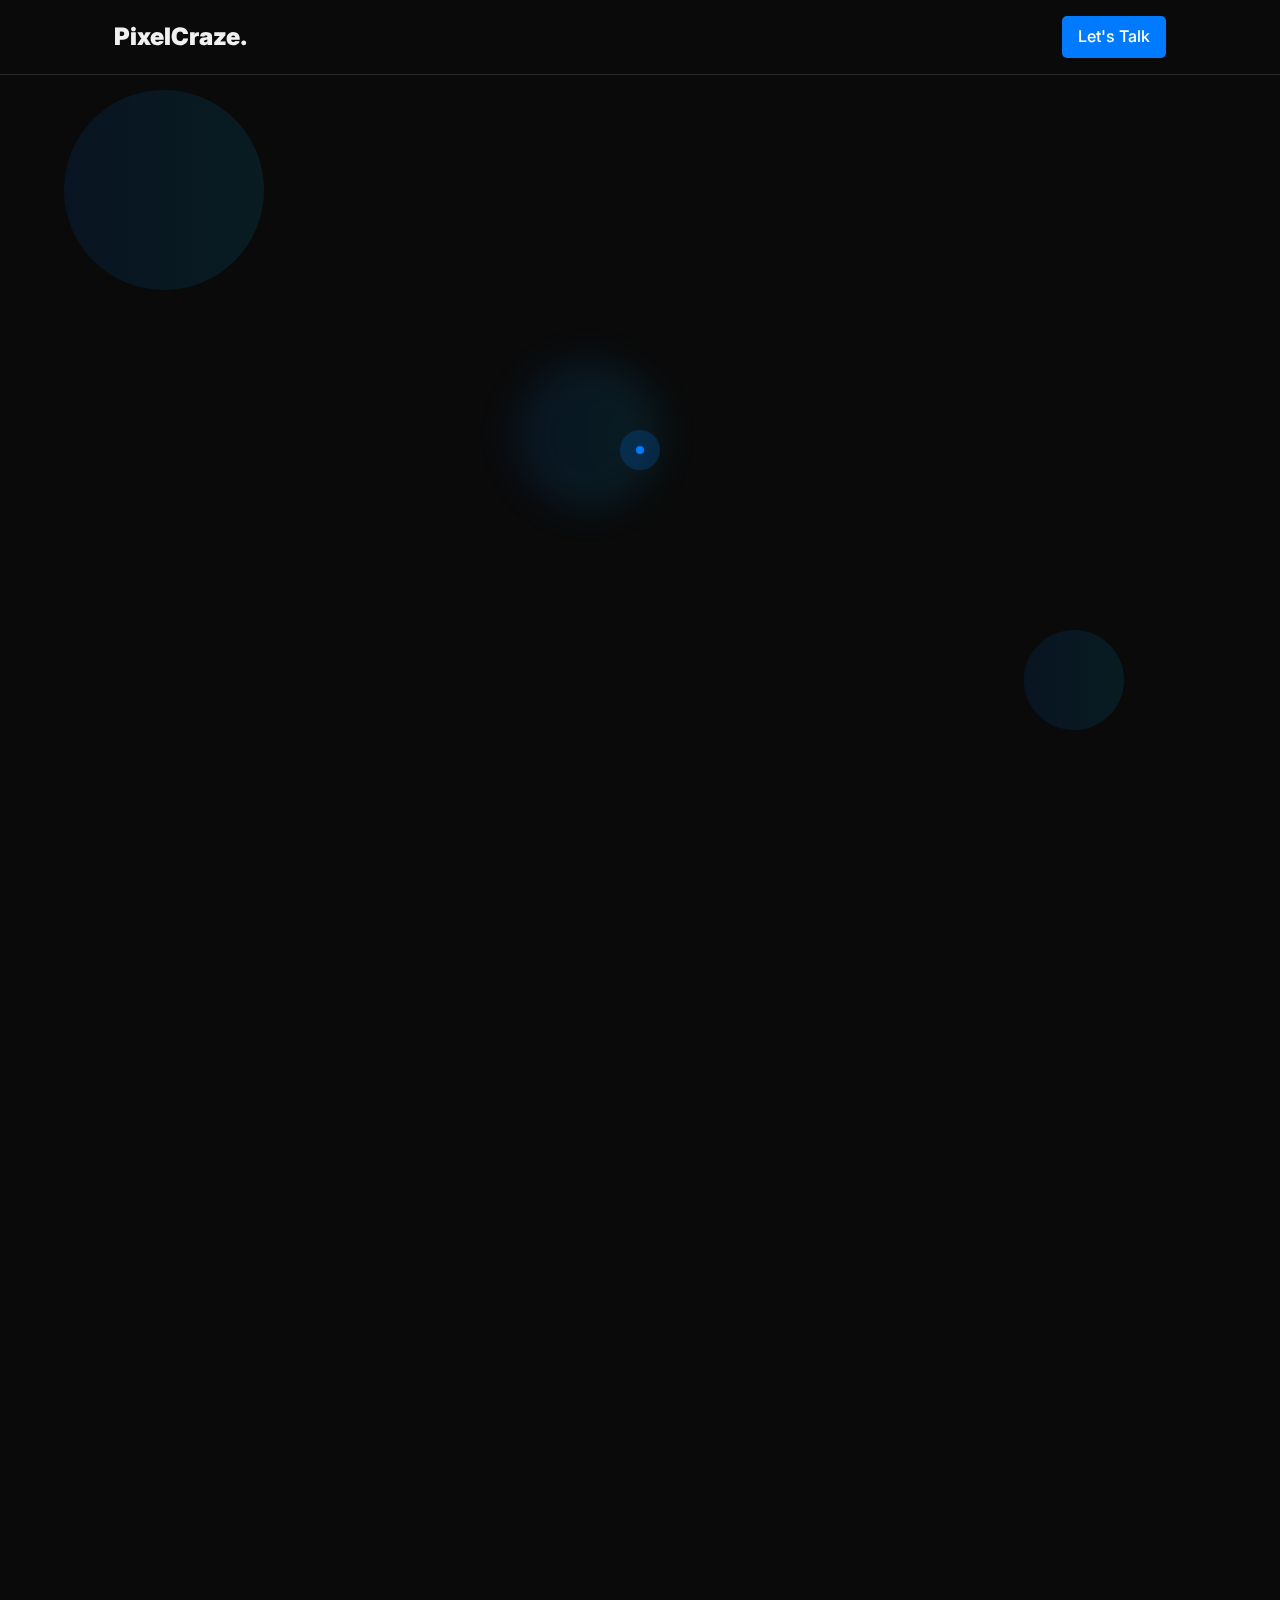
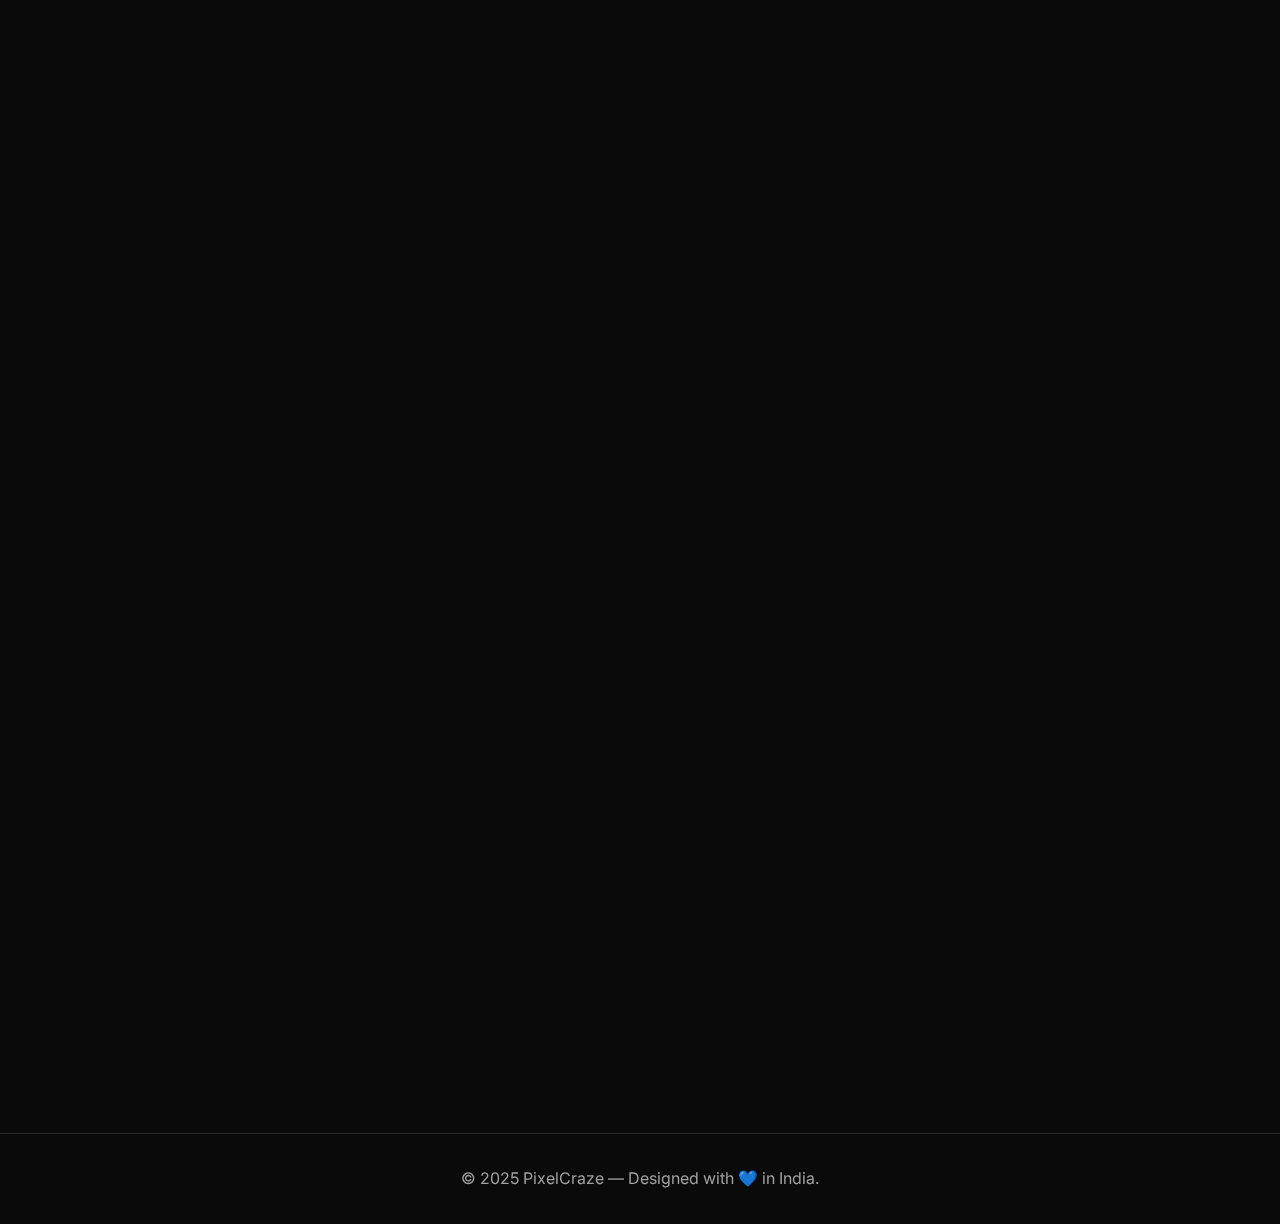
<file: index.html>
<!DOCTYPE html>
<html lang="en">
<head>
    <meta charset="UTF-8">
    <meta name="viewport" content="width=device-width, initial-scale=1.0">
    
    <title>PixelCraze — Design That Speaks</title>
    <meta name="description" content="PixelCraze crafts bold, beautiful, and conversion-driven websites for modern brands. Based in India, we deliver minimalist yet visually rich web design.">
    <meta name="keywords" content="web design agency, minimalist web design, premium websites, PixelCraze, India">

    <link rel="icon" href="data:image/svg+xml,<svg xmlns=%22http://www.w3.org/2000/svg%22 viewBox=%220 0 100 100%22><text y=%22.9em%22 font-size=%2290%22>👾</text></svg>">

    <link rel="preconnect" href="https://fonts.googleapis.com">
    <link rel="preconnect" href="https://fonts.gstatic.com" crossorigin>
    <link href="https://fonts.googleapis.com/css2?family=Inter:wght@400;500;700;900&display=swap" rel="stylesheet">

    <link rel="stylesheet" href="style.css">
</head>
<body>

    <div class="cursor-dot"></div>
    <div class="cursor-outline"></div>

    <div class="shapes-container">
        <div class="shape shape-1"></div>
        <div class="shape shape-2"></div>
        <div class="shape shape-3"></div>
    </div>

    <header class="header">
        <div class="container">
            <nav class="navbar">
                <a href="#" class="logo">PixelCraze.</a>
                <a href="#contact" class="cta-nav">Let's Talk</a>
            </nav>
        </div>
    </header>

    <main>
        <section class="hero" id="home">
            <div class="container hero-content">
                <h1 class="headline fade-in">Design That Speaks — <br>Welcome to PixelCraze.</h1>
                <p class="subheadline fade-in">We craft bold, beautiful, and conversion-driven websites for modern brands.</p>
                <a href="#contact" class="cta-button fade-in">Let’s Talk &rarr;</a>
            </div>
        </section>

        <section class="about" id="about">
            <div class="container">
                <div class="about-content reveal">
                    <div class="about-text">
                        <h2>Simplicity, Precision, &amp; Creativity.</h2>
                        <p>At PixelCraze, we believe that great design is born from a blend of passion and strategy. We cut through the noise to build clean, intuitive, and high-performing digital experiences that not only look stunning but also achieve your business goals.</p>
                    </div>
                    <div class="about-cards">
                        <div class="card">
                            <div class="card-icon">
                                <svg xmlns="http://www.w3.org/2000/svg" width="24" height="24" viewBox="0 0 24 24" fill="none" stroke="currentColor" stroke-width="2" stroke-linecap="round" stroke-linejoin="round"><line x1="5" y1="12" x2="19" y2="12"></line><polyline points="12 5 19 12 12 19"></polyline></svg>
                            </div>
                            <h3>Fast Delivery</h3>
                            <p>We deliver high-quality designs on schedule, every time.</p>
                        </div>
                        <div class="card">
                            <div class="card-icon">
                                <svg xmlns="http://www.w3.org/2000/svg" width="24" height="24" viewBox="0 0 24 24" fill="none" stroke="currentColor" stroke-width="2" stroke-linecap="round" stroke-linejoin="round"><polygon points="12 2 2 7 12 12 22 7 12 2"></polygon><polyline points="2 17 12 22 22 17"></polyline><polyline points="2 12 12 17 22 12"></polyline></svg>
                            </div>
                            <h3>Modern Design</h3>
                            <p>Clean, user-centric, and built with the latest technologies.</p>
                        </div>
                        <div class="card">
                            <div class="card-icon">
                                <svg xmlns="http://www.w3.org/2000/svg" width="24" height="24" viewBox="0 0 24 24" fill="none" stroke="currentColor" stroke-width="2" stroke-linecap="round" stroke-linejoin="round"><path d="M20.59 13.41l-7.17 7.17a2 2 0 0 1-2.83 0L2 12V2h10l8.59 8.59a2 2 0 0 1 0 2.82z"></path><line x1="7" y1="7" x2="7.01" y2="7"></line></svg>
                            </div>
                            <h3>Affordable Plans</h3>
                            <p>Premium quality that fits your budget perfectly.</p>
                        </div>
                    </div>
                </div>
            </div>
        </section>

        <section class="plans" id="plans">
            <div class="container reveal">
                <h2 class="section-title">Our Plans</h2>
                <div class="plans-grid">
                    <div class="plan-card">
                        <h3 class="plan-title">Starter</h3>
                        <p class="plan-price">₹4,999</p>
                        <ul class="plan-features">
                            <li>1-Page Website</li>
                            <li>Responsive Design</li>
                            <li>WhatsApp Integration</li>
                            <li>Basic Contact Form</li>
                        </ul>
                        <a href="https://wa.me/91XXXXXXXXXX?text=Hi!%20I'm%20interested%20in%20the%20Starter%20plan." target="_blank" class="plan-button">Select Plan</a>
                    </div>
                    <div class="plan-card featured">
                        <div class="featured-badge">Most Popular</div>
                        <h3 class="plan-title">Professional</h3>
                        <p class="plan-price">₹9,999</p>
                        <ul class="plan-features">
                            <li>Up to 5 Pages</li>
                            <li>Smooth Animations</li>
                            <li>Custom Branding</li>
                            <li>Contact & Enquiry Forms</li>
                        </ul>
                        <a href="https://wa.me/91XXXXXXXXXX?text=Hi!%20I'm%20interested%20in%20the%20Professional%20plan." target="_blank" class="plan-button">Select Plan</a>
                    </div>
                    <div class="plan-card">
                        <h3 class="plan-title">Elite</h3>
                        <p class="plan-price">₹14,999</p>
                        <ul class="plan-features">
                            <li>Full Multi-Page Website</li>
                            <li>Professional Copywriting</li>
                            <li>Basic SEO Setup</li>
                            <li>Priority Support</li>
                        </ul>
                        <a href="https://wa.me/91XXXXXXXXXX?text=Hi!%20I'm%20interested%20in%20the%20Elite%20plan." target="_blank" class="plan-button">Select Plan</a>
                    </div>
                </div>
            </div>
        </section>
        
        <section class="contact" id="contact">
            <div class="container reveal">
                <h2 class="contact-title">Ready to Bring Your Vision to Life?</h2>
                <p class="contact-subtitle">Chat with us directly — we’re just one message away!</p>
                <a href="https://wa.me/91XXXXXXXXXX" target="_blank" class="whatsapp-button">
                    <svg xmlns="http://www.w3.org/2000/svg" width="24" height="24" viewBox="0 0 24 24" fill="currentColor"><path d="M.057 24l1.687-6.163c-1.041-1.804-1.588-3.849-1.587-5.946.003-6.556 5.338-11.891 11.893-11.891 3.181.001 6.167 1.24 8.413 3.488 2.245 2.248 3.487 5.235 3.487 8.413 0 6.557-5.338 11.892-11.894 11.892-1.99 0-3.903-.506-5.62-1.475L0 24h.057zm6.597-3.807c1.676.995 3.276 1.591 5.392 1.592 5.448 0 9.886-4.434 9.889-9.885.002-5.462-4.415-9.89-9.881-9.892-5.452 0-9.887 4.434-9.889 9.884-.001 2.225.651 3.891 1.746 5.634l-.999 3.648 3.742-.981zm11.387-5.464c-.074-.124-.272-.198-.57-.347-.297-.149-1.758-.868-2.031-.967-.272-.099-.47-.149-.669.149-.198.297-.768.967-.941 1.165-.173.198-.347.223-.644.074-.297-.149-1.255-.462-2.39-1.475-.883-.788-1.48-1.761-1.653-2.059-.173-.297-.018-.458.13-.606.134-.133.297-.347.446-.521.151-.172.2-.296.3-.495.099-.198.05-.371-.025-.521-.075-.148-.669-1.611-.916-2.206-.242-.579-.487-.5-.669-.51-.173-.008-.371-.01-.57-.01s-.521.074-.792.372c-.272.296-1.04 1.016-1.04 2.479 0 1.462 1.065 2.875 1.213 3.074.149.198 2.096 3.2 5.077 4.487.709.306 1.262.489 1.694.626.712.227 1.36.195 1.871.118.571-.085 1.758-.719 2.006-1.413.248-.695.248-1.29.173-1.414z"/></svg>
                    Chat on WhatsApp
                </a>
                <div class="social-icons">
                    <a href="#" target="_blank" aria-label="Instagram">
                        <svg xmlns="http://www.w3.org/2000/svg" width="24" height="24" viewBox="0 0 24 24" fill="none" stroke="currentColor" stroke-width="2" stroke-linecap="round" stroke-linejoin="round"><rect x="2" y="2" width="20" height="20" rx="5" ry="5"></rect><path d="M16 11.37A4 4 0 1 1 12.63 8 4 4 0 0 1 16 11.37z"></path><line x1="17.5" y1="6.5" x2="17.51" y2="6.5"></line></svg>
                    </a>
                    <a href="#" target="_blank" aria-label="LinkedIn">
                        <svg xmlns="http://www.w3.org/2000/svg" width="24" height="24" viewBox="0 0 24 24" fill="none" stroke="currentColor" stroke-width="2" stroke-linecap="round" stroke-linejoin="round"><path d="M16 8a6 6 0 0 1 6 6v7h-4v-7a2 2 0 0 0-2-2 2 2 0 0 0-2 2v7h-4v-7a6 6 0 0 1 6-6z"></path><rect x="2" y="9" width="4" height="12"></rect><circle cx="4" cy="4" r="2"></circle></svg>
                    </a>
                    <a href="#" target="_blank" aria-label="Dribbble">
                        <svg xmlns="http://www.w3.org/2000/svg" width="24" height="24" viewBox="0 0 24 24" fill="none" stroke="currentColor" stroke-width="2" stroke-linecap="round" stroke-linejoin="round"><circle cx="12" cy="12" r="10"></circle><path d="M8.56 2.75c4.37 6.03 6.02 9.42 8.03 17.72m2.54-15.38c-3.72 4.35-8.94 4.56-16.88 3.84m7.41 15.38c-3.72-4.35-8.94-4.56-16.88-3.84"></path></svg>
                    </a>
                </div>
            </div>
        </section>
    </main>

    <footer class="footer">
        <div class="container">
            <p>&copy; 2025 PixelCraze — Designed with <span class="heart">💙</span> in India.</p>
        </div>
    </footer>

    <script src="script.js"></script>
</body>
</html>
</file>
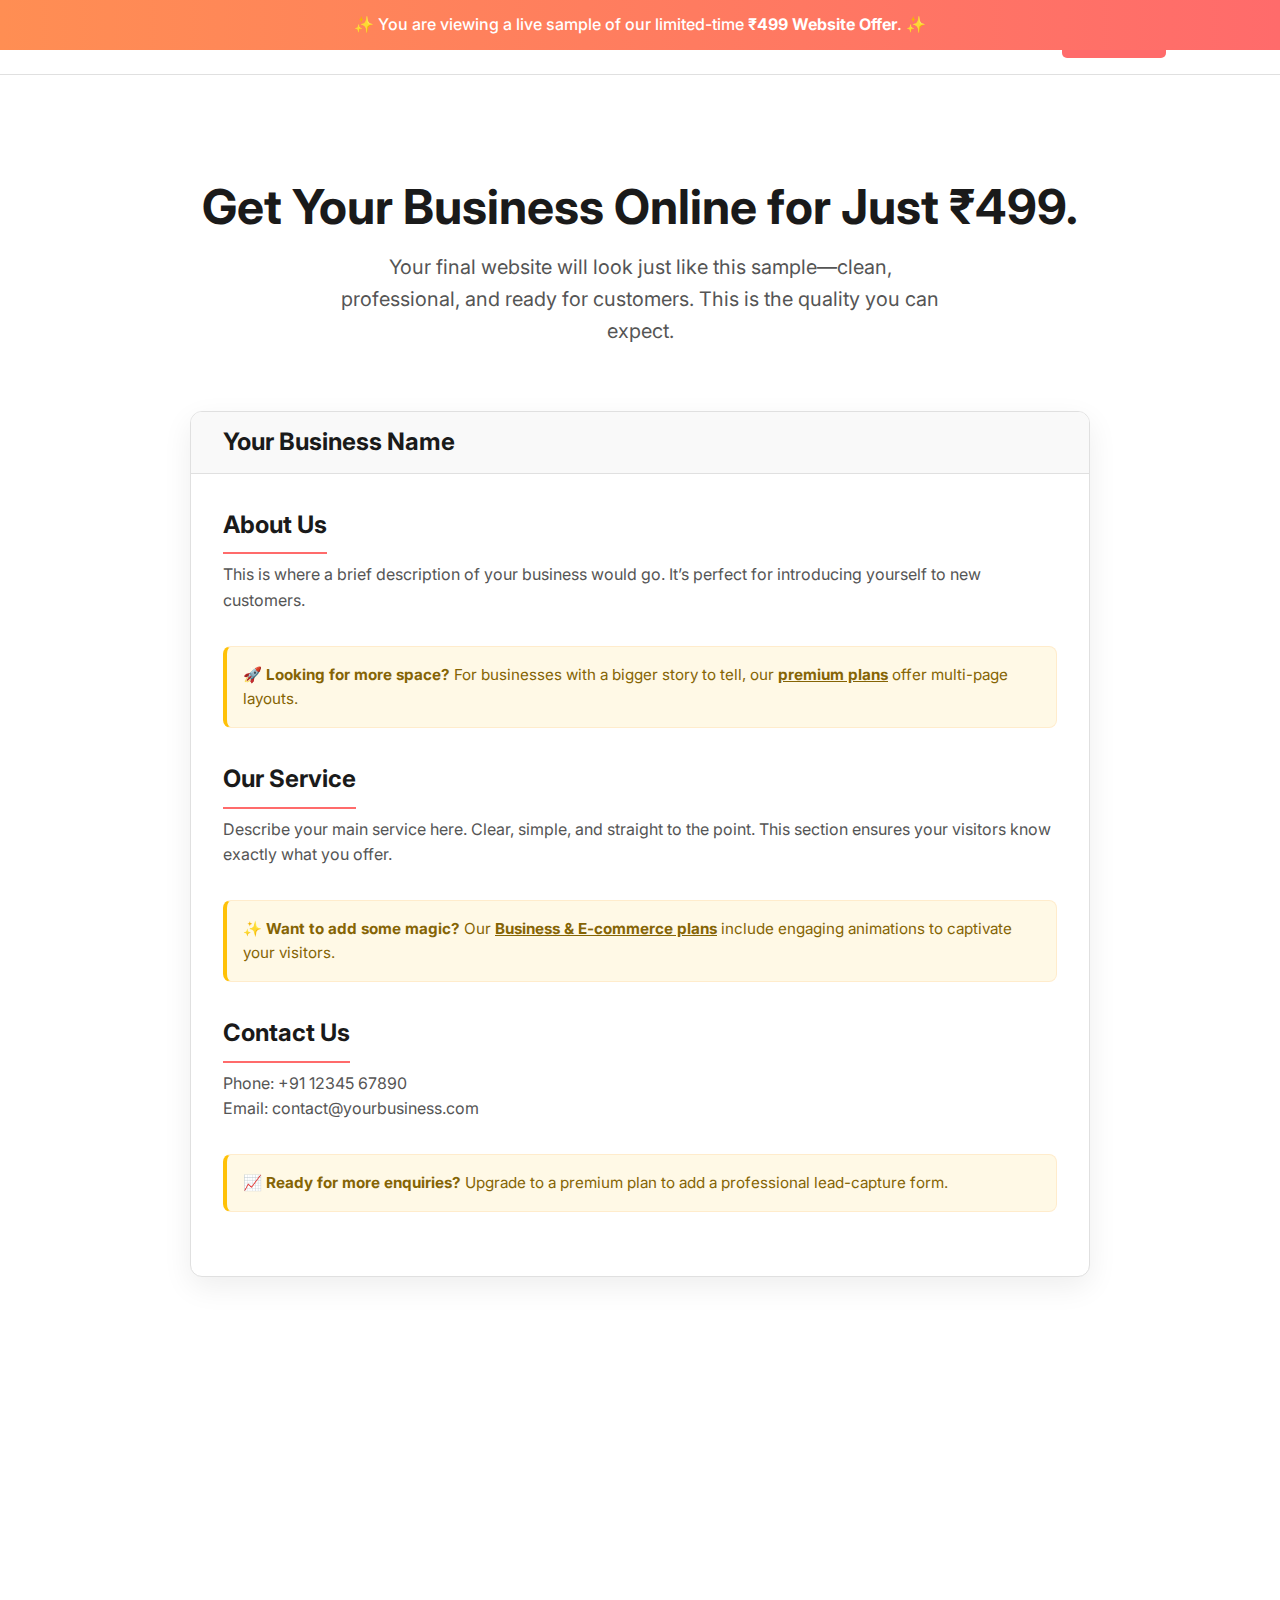
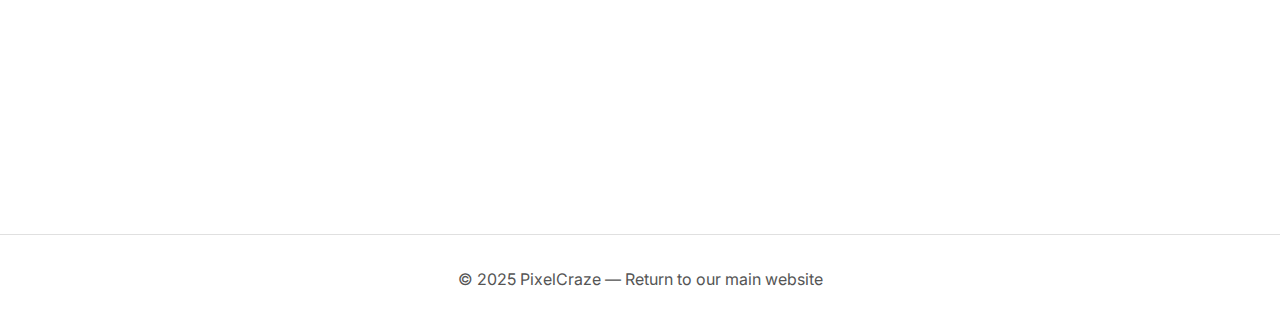
<file: demo.html>
<!DOCTYPE html>
<html lang="en">
<head>
    <meta charset="UTF-8">
    <meta name="viewport" content="width=device-width, initial-scale=1.0">
    <title>Sample Website (₹499 Offer) — PixelCraze</title>
    <link rel="icon" href="data:image/svg+xml,<svg xmlns=%22http://www.w3.org/2000/svg%22 viewBox=%220 0 100 100%22><text y=%22.9em%22 font-size=%2290%22>👾</text></svg>">
    <link rel="preconnect" href="https://fonts.googleapis.com">
    <link rel="preconnect" href="https://fonts.gstatic.com" crossorigin>
    <link href="https://fonts.googleapis.com/css2?family=Inter:wght@400;500;700;900&display=swap" rel="stylesheet">
    <link rel="stylesheet" href="style.css">
</head>
<body class="offer-page"> <!-- This class enables the new color palette -->

    <!-- Header Navigation -->
    <header class="header header-light">
        <div class="container">
            <nav class="navbar">
                <a href="index.html" class="logo logo-light">PixelCraze.</a>
                <div class="nav-links">
                    <a href="demo.html" class="nav-link nav-link-light">Sample Site</a>
                    <a href="index.html#contact" class="cta-nav">Let's Talk</a>
                </div>
            </nav>
        </div>
    </header>
    
    <!-- Top Banner to set context -->
    <div class="sample-banner">
        <p>✨ You are viewing a live sample of our limited-time <strong>₹499 Website Offer</strong>. ✨</p>
    </div>

    <!-- Main Content -->
    <main>
        <!-- Hero Section for the Offer -->
        <section class="offer-hero">
            <div class="container">
                <h1 class="offer-headline">Get Your Business Online for Just ₹499.</h1>
                <p class="offer-subheadline">Your final website will look just like this sample—clean, professional, and ready for customers. This is the quality you can expect.</p>
            </div>
        </section>

        <!-- The actual sample website container -->
        <div class="sample-website-container reveal">
            <div class="sample-header">
                <h3>Your Business Name</h3>
            </div>
            <div class="sample-content">
                <h4>About Us</h4>
                <p>This is where a brief description of your business would go. It’s perfect for introducing yourself to new customers.</p>
                <div class="upgrade-nudge">
                    <p><strong>🚀 Looking for more space?</strong> For businesses with a bigger story to tell, our <a href="index.html#plans">premium plans</a> offer multi-page layouts.</p>
                </div>

                <h4>Our Service</h4>
                <p>Describe your main service here. Clear, simple, and straight to the point. This section ensures your visitors know exactly what you offer.</p>
                <div class="upgrade-nudge animation-nudge">
                    <p><strong>✨ Want to add some magic?</strong> Our <a href="index.html#plans">Business & E-commerce plans</a> include engaging animations to captivate your visitors.</p>
                </div>

                <h4>Contact Us</h4>
                <p>Phone: +91 12345 67890<br>Email: contact@yourbusiness.com</p>
                 <div class="upgrade-nudge">
                    <p><strong>📈 Ready for more enquiries?</strong> Upgrade to a premium plan to add a professional lead-capture form.</p>
                </div>
            </div>
        </div>

        <!-- The Upsell Section -->
        <section class="upsell-section reveal">
            <div class="container">
                <h2 class="section-title-light">A Strong Foundation for Your Business.<br><span>Ready to Explore More Possibilities?</span></h2>
                <p class="upsell-subtext">This ₹499 package provides everything you need for a professional start. For those looking to add more advanced features, our other plans offer powerful tools for growth. Feel free to explore them below.</p>
                
                <div class="final-cta-buttons">
                    <a href="index.html#plans" class="cta-button primary-cta">View Premium Features</a>
                    <a href="https://wa.me/917032659891?text=Hi!%20I'm%20interested%20in%20the%20₹499%20website%20offer." class="cta-button secondary-cta">Start with the ₹499 Plan</a>
                </div>
            </div>
        </section>

    </main>

    <!-- Footer -->
    <footer class="footer footer-light">
        <div class="container">
            <p>&copy; 2025 PixelCraze — <a href="index.html">Return to our main website</a></p>
        </div>
    </footer>

    <script src="script.js"></script>
</body>
</html>
</file>
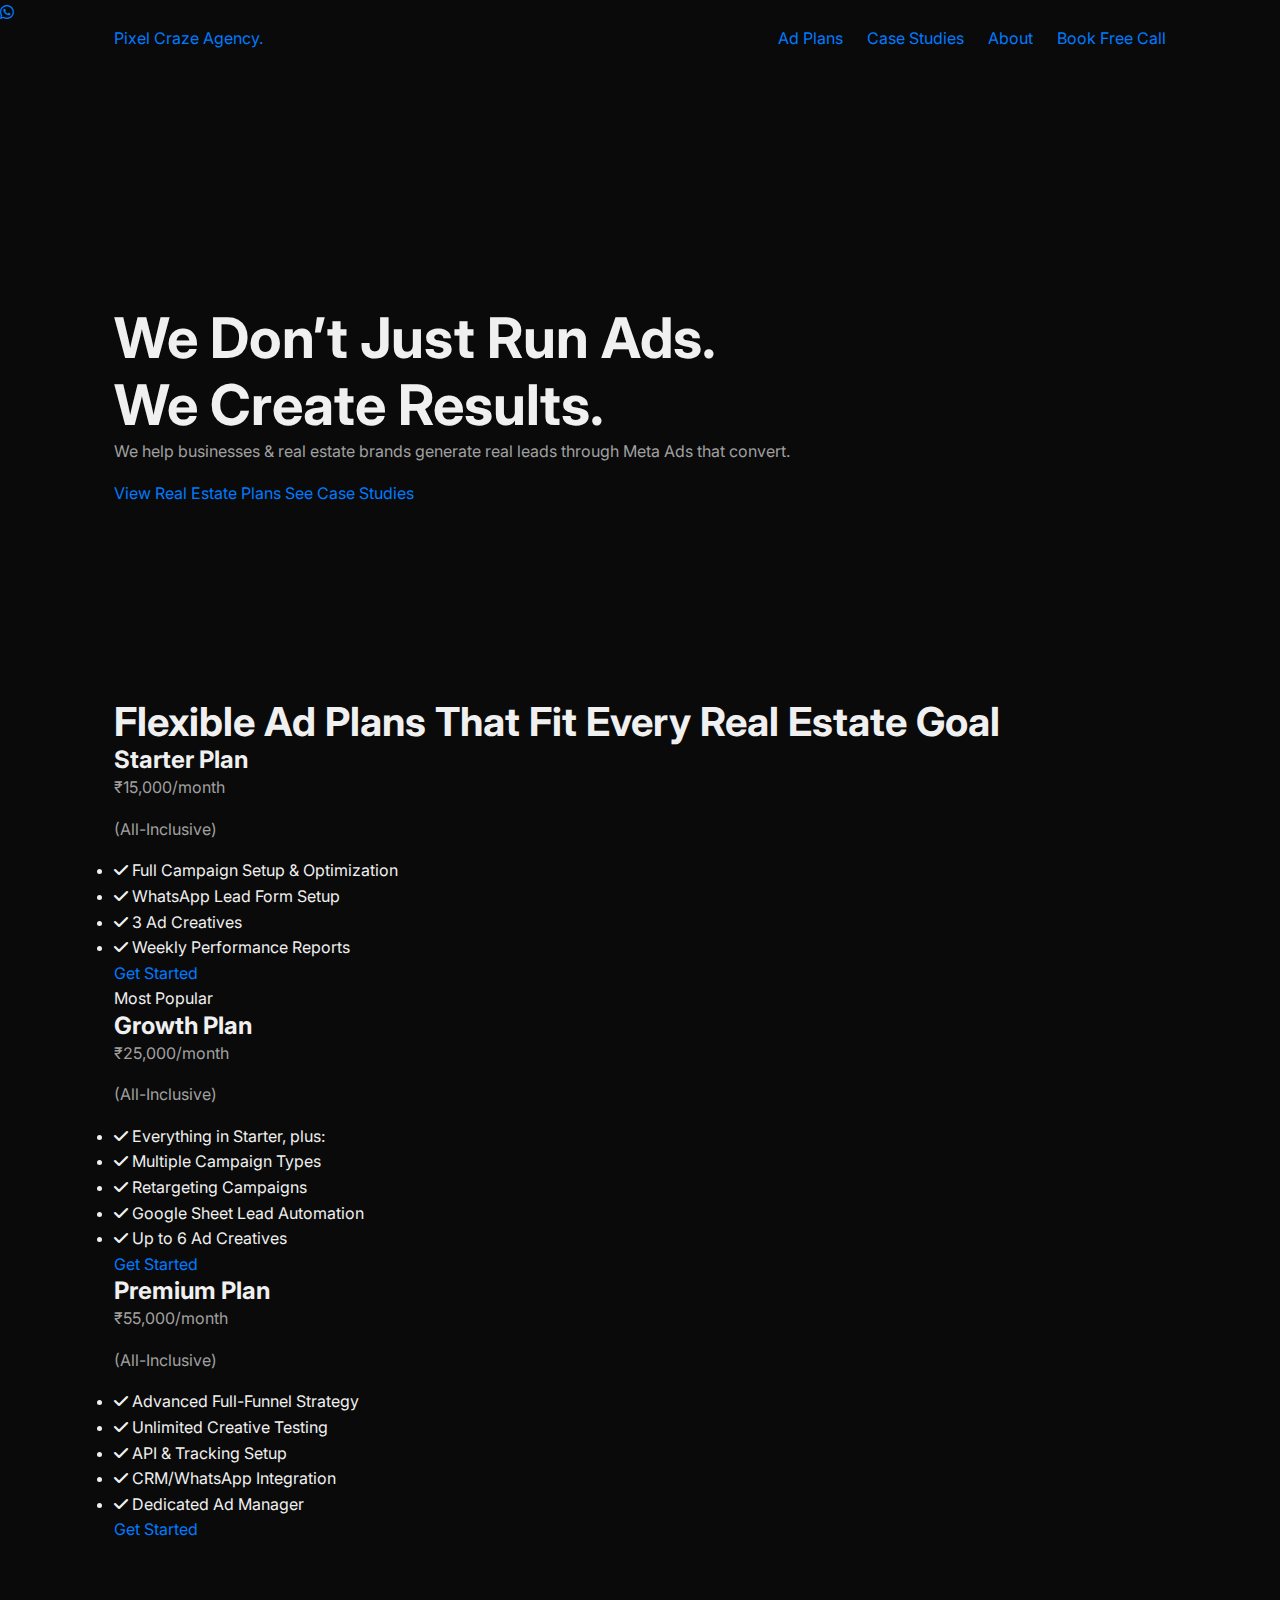
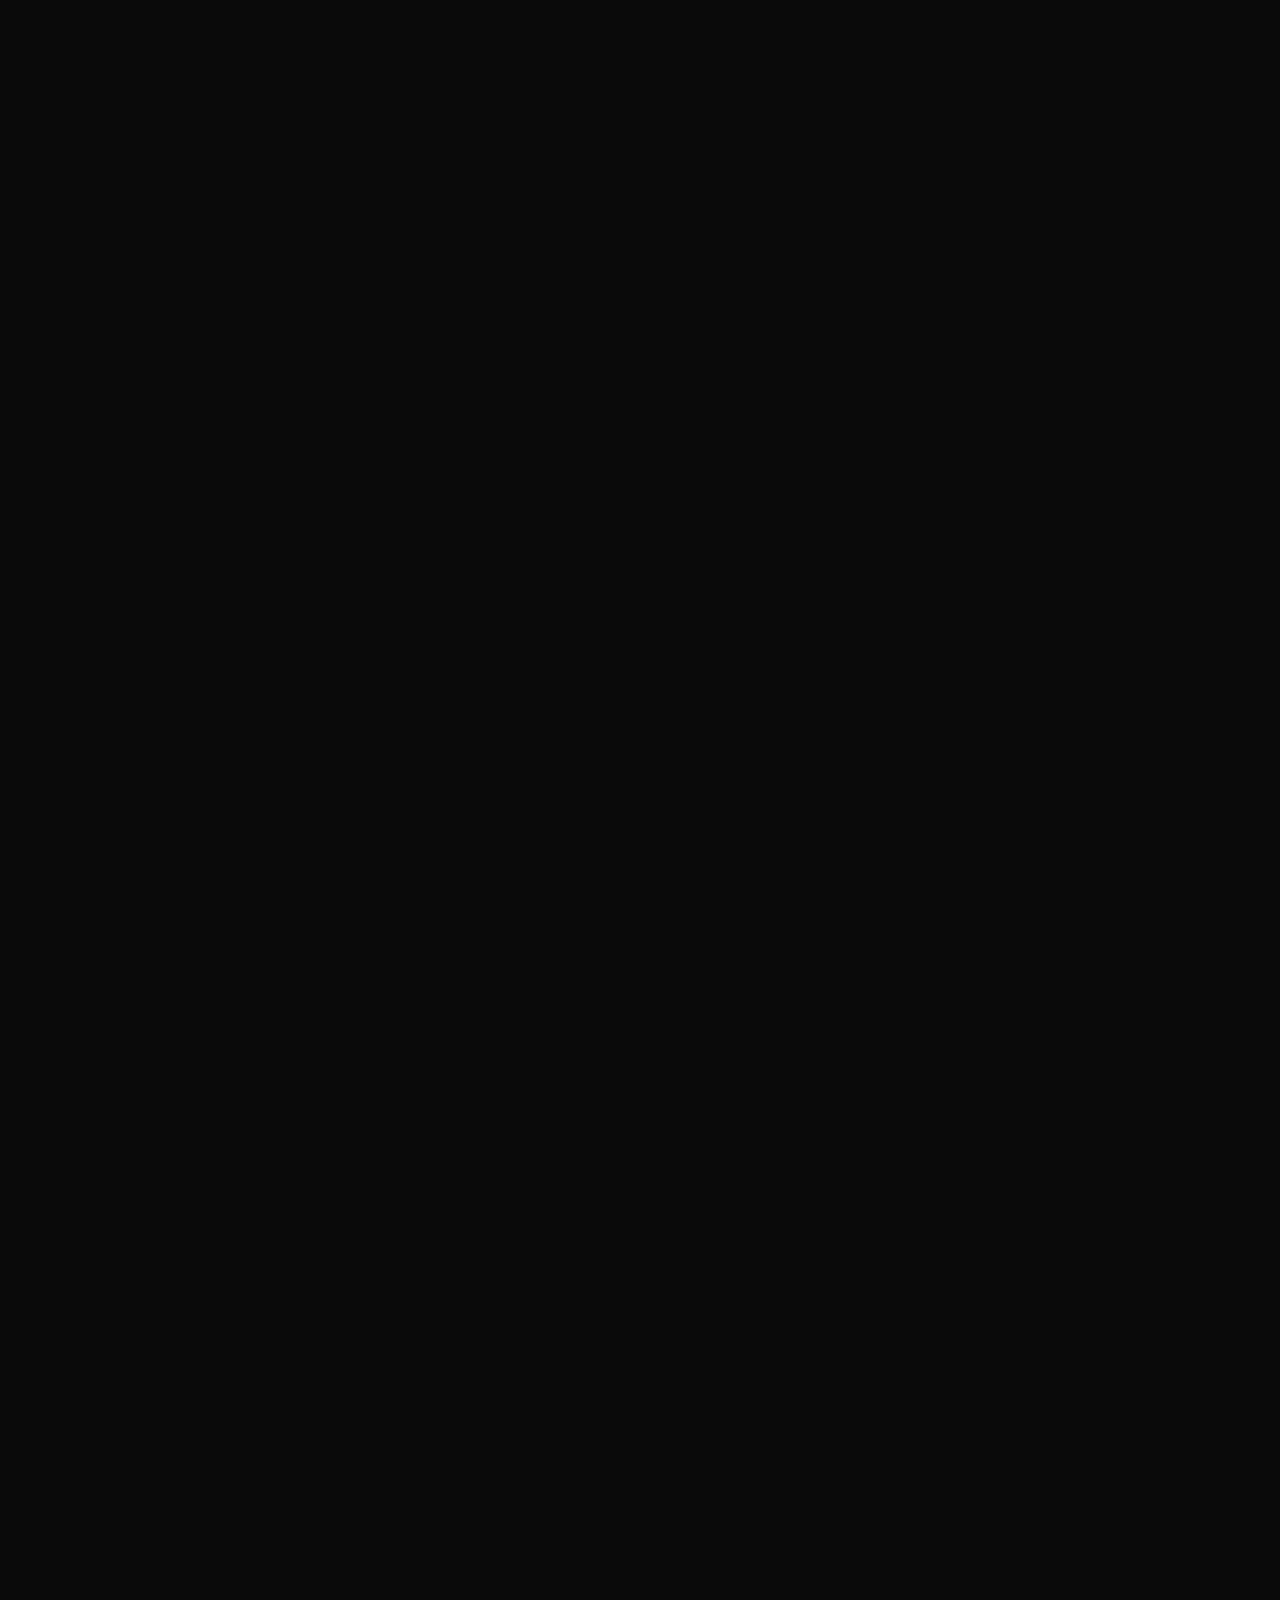
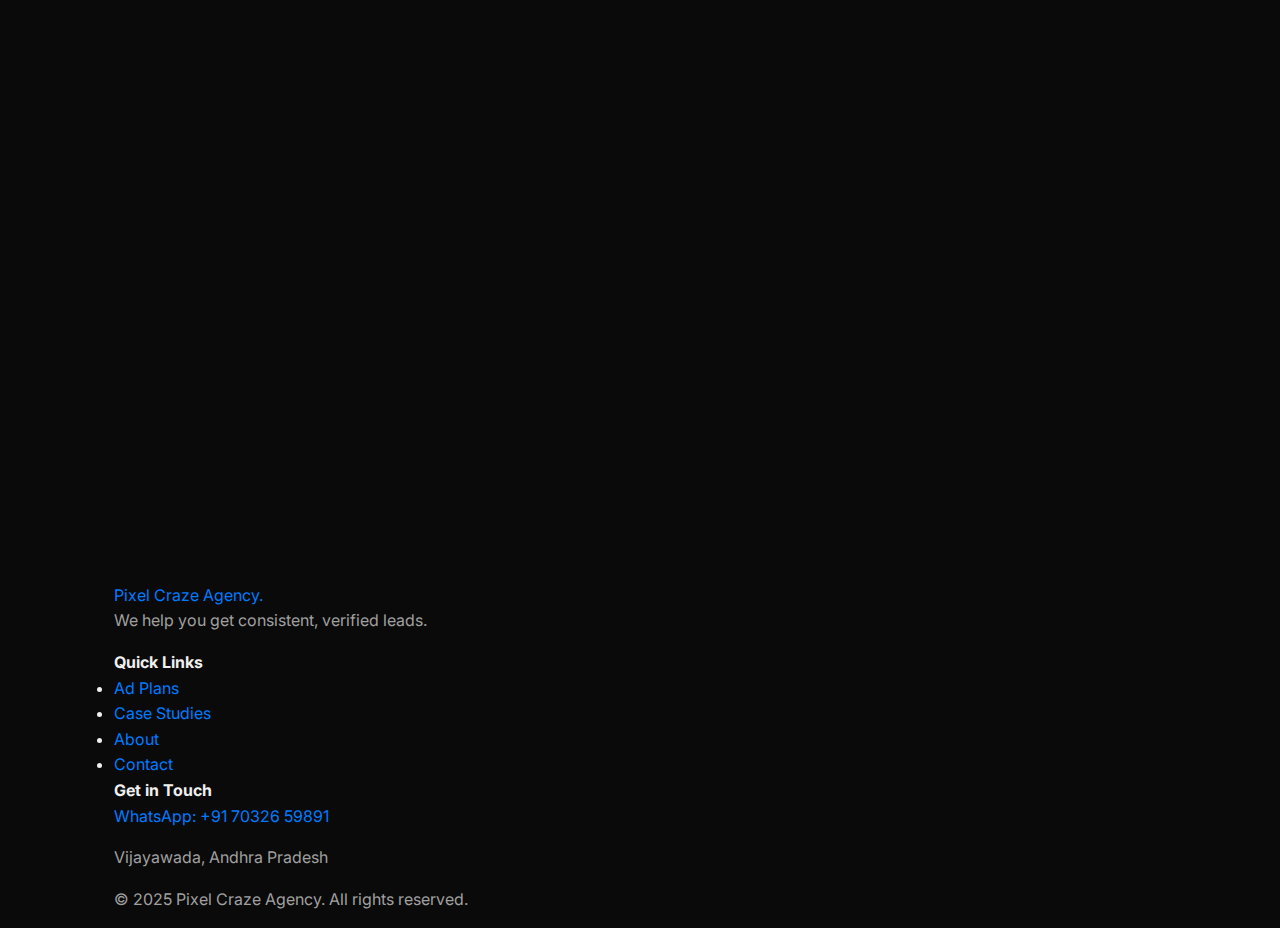
<file: meta-ads.html>
<!DOCTYPE html>
<html lang="en">
<head>
    <meta charset="UTF-8">
    <meta name="viewport" content="width=device-width, initial-scale=1.0">
    <title>Meta Ads Success & Real Results — Pixel Craze Agency</title>
    
    <!-- Google Fonts: Poppins (Headings) & Inter (Body) -->
    <link rel="preconnect" href="https://fonts.googleapis.com">
    <link rel="preconnect" href="https://fonts.gstatic.com" crossorigin>
    <link href="https://fonts.googleapis.com/css2?family=Poppins:wght@600;700&family=Inter:wght@400;500&display=swap" rel="stylesheet">

    <!-- Font Awesome for Icons -->
    <link rel="stylesheet" href="https://cdnjs.cloudflare.com/ajax/libs/font-awesome/6.5.1/css/all.min.css">
    
    <!-- Link to your existing stylesheet -->
    <link rel="stylesheet" href="style.css">
</head>
<body class="ads-page"> <!-- This class scopes all new styles -->

    <!-- Floating WhatsApp Button -->
    <a href="https://wa.me/917032659891" target="_blank" class="wa-float-button" aria-label="Chat on WhatsApp">
        <i class="fab fa-whatsapp"></i>
    </a>

    <!-- Header -->
    <header class="ads-header">
        <div class="container">
            <nav class="navbar">
                <a href="index.html" class="logo-ads">Pixel Craze Agency.</a>
                <div class="nav-links">
                    <a href="#plans" class="nav-link-ads">Ad Plans</a>
                    <a href="#case-study" class="nav-link-ads">Case Studies</a>
                    <a href="#about" class="nav-link-ads">About</a>
                    <a href="#contact" class="cta-nav-ads">Book Free Call</a>
                </div>
            </nav>
        </div>
    </header>

    <main>

        <!-- 1. Hero Section -->
        <section class="hero-ads">
            <div class="video-background">
                <!-- This stock video shows social media scrolling, very relevant -->
                <video autoplay loop muted playsinline 
                       src="https://videos.pexels.com/video-files/4782068/4782068-hd_1920_1080_25fps.mp4"
                       poster="https://placehold.co/1920x1080/e0e0e0/e0e0e0?text=."
                       aria-hidden="true"></video>
            </div>
            <div class="container hero-content-ads reveal">
                <h1>We Don’t Just Run Ads.<br>We Create Results.</h1>
                <p>We help businesses & real estate brands generate real leads through Meta Ads that convert.</p>
                <div class="hero-buttons">
                    <a href="#plans" class="cta-button-ads primary">View Real Estate Plans</a>
                    <a href="#case-study" class="cta-button-ads secondary">See Case Studies</a>
                </div>
            </div>
        </section>

        <!-- 2. Real Estate Ad Plans Section -->
        <section id="plans" class="ads-section reveal">
            <div class="container">
                <h2 class="section-title-ads">Flexible Ad Plans That Fit Every Real Estate Goal</h2>
                <div class="plans-grid-ads">
                    
                    <!-- Starter Plan -->
                    <div class="plan-card-ads">
                        <h3>Starter Plan</h3>
                        <p class="price">₹15,000<span>/month</span></p>
                        <p class="inclusive">(All-Inclusive)</p>
                        <ul class="features-list-ads">
                            <li><i class="fa-solid fa-check"></i> Full Campaign Setup & Optimization</li>
                            <li><i class="fa-solid fa-check"></i> WhatsApp Lead Form Setup</li>
                            <li><i class="fa-solid fa-check"></i> 3 Ad Creatives</li>
                            <li><i class="fa-solid fa-check"></i> Weekly Performance Reports</li>
                        </ul>
                        <a href="#contact" class="cta-button-ads secondary full-width">Get Started</a>
                    </div>
                    
                    <!-- Growth Plan (Featured) -->
                    <div class="plan-card-ads featured">
                        <div class="featured-badge-ads">Most Popular</div>
                        <h3>Growth Plan</h3>
                        <p class="price">₹25,000<span>/month</span></p>
                        <p class="inclusive">(All-Inclusive)</p>
                        <ul class="features-list-ads">
                            <li><i class="fa-solid fa-check"></i> Everything in Starter, plus:</li>
                            <li><i class="fa-solid fa-check"></i> Multiple Campaign Types</li>
                            <li><i class="fa-solid fa-check"></i> Retargeting Campaigns</li>
                            <li><i class="fa-solid fa-check"></i> Google Sheet Lead Automation</li>
                            <li><i class="fa-solid fa-check"></i> Up to 6 Ad Creatives</li>
                        </ul>
                        <a href="#contact" class="cta-button-ads primary full-width">Get Started</a>
                    </div>
                    
                    <!-- Premium Plan -->
                    <div class="plan-card-ads">
                        <h3>Premium Plan</h3>
                        <p class="price">₹55,000<span>/month</span></p>
                        <p class="inclusive">(All-Inclusive)</p>
                        <ul class="features-list-ads">
                            <li><i class="fa-solid fa-check"></i> Advanced Full-Funnel Strategy</li>
                            <li><i class="fa-solid fa-check"></i> Unlimited Creative Testing</li>
                            <li><i class="fa-solid fa-check"></i> API & Tracking Setup</li>
                            <li><i class="fa-solid fa-check"></i> CRM/WhatsApp Integration</li>
                            <li><i class="fa-solid fa-check"></i> Dedicated Ad Manager</li>
                        </ul>
                        <a href="#contact" class="cta-button-ads secondary full-width">Get Started</a>
                    </div>
                    
                </div>
            </div>
        </section>

        <!-- 3. Case Study Section -->
        <section id="case-study" class="ads-section case-study-section reveal">
            <div class="container case-study-layout">
                <div class="case-study-stats">
                    <h4>Campaign Snapshot</h4>
                    <p class="client-name">Hope Psychotherapy Centre</p>
                    <div class="stat-card">
                        <p class="stat-value">220+</p>
                        <p class="stat-label">Qualified Leads</p>
                    </div>
                    <div class="stat-card">
                        <p class="stat-value">₹48</p>
                        <p class="stat-label">Cost Per Lead</p>
                    </div>
                    <div class="stat-card">
                        <p class="stat-value">30 Days</p>
                        <p class="stat-label">Campaign Duration</p>
                    </div>
                    <p class="stat-summary">Consistent weekly inquiries from ideal clients.</p>
                </div>
                <div class="case-study-content">
                    <h2 class="section-title-ads left-align">How We Scaled a Local Therapy Brand to Consistent Leads.</h2>
                    <p>Hope Psychotherapy Centre approached us to increase awareness and appointments. We built a targeted Meta Ads funnel using emotional storytelling and location-based targeting.</p>
                    <blockquote>
                        <p>“We saw a huge difference in visibility and the kind of clients reaching out. The campaign felt personalized.”</p>
                        <footer>— Hope Psychotherapy Centre</footer>
                    </blockquote>
                </div>
            </div>
        </section>

        <!-- 4. About Section -->
        <section id="about" class="ads-section about-section reveal">
            <div class="container about-layout">
                <div class="about-content">
                    <h2 class="section-title-ads left-align">Built From Passion, Run With Precision.</h2>
                    <p>Hi, I’m Manas, the founder of Pixel Craze Agency. I’ve personally managed and scaled ad campaigns across multiple industries — from local brands to real estate projects.</p>
                    <p>Every campaign I handle is data-driven and customized as if it were my own business. I don’t outsource results — I run them myself, ensuring every rupee delivers impact.</p>
                </div>
                <div class="about-guarantee">
                    <p>"If it doesn’t perform, we fix it till it does."</p>
                    <span>My Personal Guarantee</span>
                </div>
            </div>
        </section>

        <!-- 5. Client Reviews Section -->
        <section class="ads-section reveal">
            <div class="container">
                <h2 class="section-title-ads">What Clients Say About Working With Us</h2>
                <div class="reviews-grid-ads">
                    
                    <div class="review-card-ads">
                        <i class="fa-solid fa-quote-left"></i>
                        <p>“Pixel Craze helped us get consistent leads every week — our ROI doubled in 2 months!”</p>
                        <footer>— Hope Psychotherapy Centre</footer>
                    </div>
                    
                    <div class="review-card-ads">
                        <i class="fa-solid fa-quote-left"></i>
                        <p>“Professional, creative, and transparent with results. Highly recommended for real estate campaigns.”</p>
                        <footer>— Local Developer, Vijayawada</footer>
                    </div>
                    
                    <div class="review-card-ads">
                        <i class="fa-solid fa-quote-left"></i>
                        <p>“Manas took care of everything from ad design to WhatsApp automation. Smooth experience!”</p>
                        <footer>— Boutique Owner</footer>
                    </div>
                    
                </div>
            </div>
        </section>
        
        <!-- 6. Portfolio / Ad Gallery Section (REMOVED) -->

        <!-- 7. Final Call-to-Action Section -->
        <section id="contact" class="ads-section cta-section-ads reveal">
            <div class="container">
                <h2>Ready to Generate Real Buyer Leads?</h2>
                <p>Whether it’s your next apartment launch or a local business campaign, we’ll help you get consistent, verified leads.</p>
                <div class="hero-buttons">
                    <a href="#plans" class="cta-button-ads primary">Start Your Campaign</a>
                    <a href="https://wa.me/917032659891?text=Hi!%20I'd%20like%20to%20book%20a%20free%20consultation%20for%20Meta%20Ads." class="cta-button-ads secondary">Book Free Consultation</a>
                </div>
            </div>
        </section>

    </main>

    <!-- 8. Footer -->
    <footer class="dark-footer-ads">
        <div class="container">
            <div class="footer-layout-ads">
                <div class="footer-brand">
                    <a href="#" class="logo-ads footer-logo">Pixel Craze Agency.</a>
                    <p>We help you get consistent, verified leads.</p>
                </div>
                <div class="footer-links">
                    <h4>Quick Links</h4>
                    <ul>
                        <li><a href="#plans">Ad Plans</a></li>
                        <li><a href="#case-study">Case Studies</a></li>
                        <li><a href="#about">About</a></li>
                        <li><a href="#contact">Contact</a></li>
                    </ul>
                </div>
                <div class="footer-contact">
                    <h4>Get in Touch</h4>
                    <p><a href="https://wa.me/917032659891">WhatsApp: +91 70326 59891</a></p>
                    <p>Vijayawada, Andhra Pradesh</p>
                </div>
            </div>
            <div class="footer-bottom">
                <p>© 2025 Pixel Craze Agency. All rights reserved.</p>
            </div>
        </div>
    </footer>

    <!-- Your existing script for animations -->
    <script src="script.js"></script>
</body>
</html>
</file>
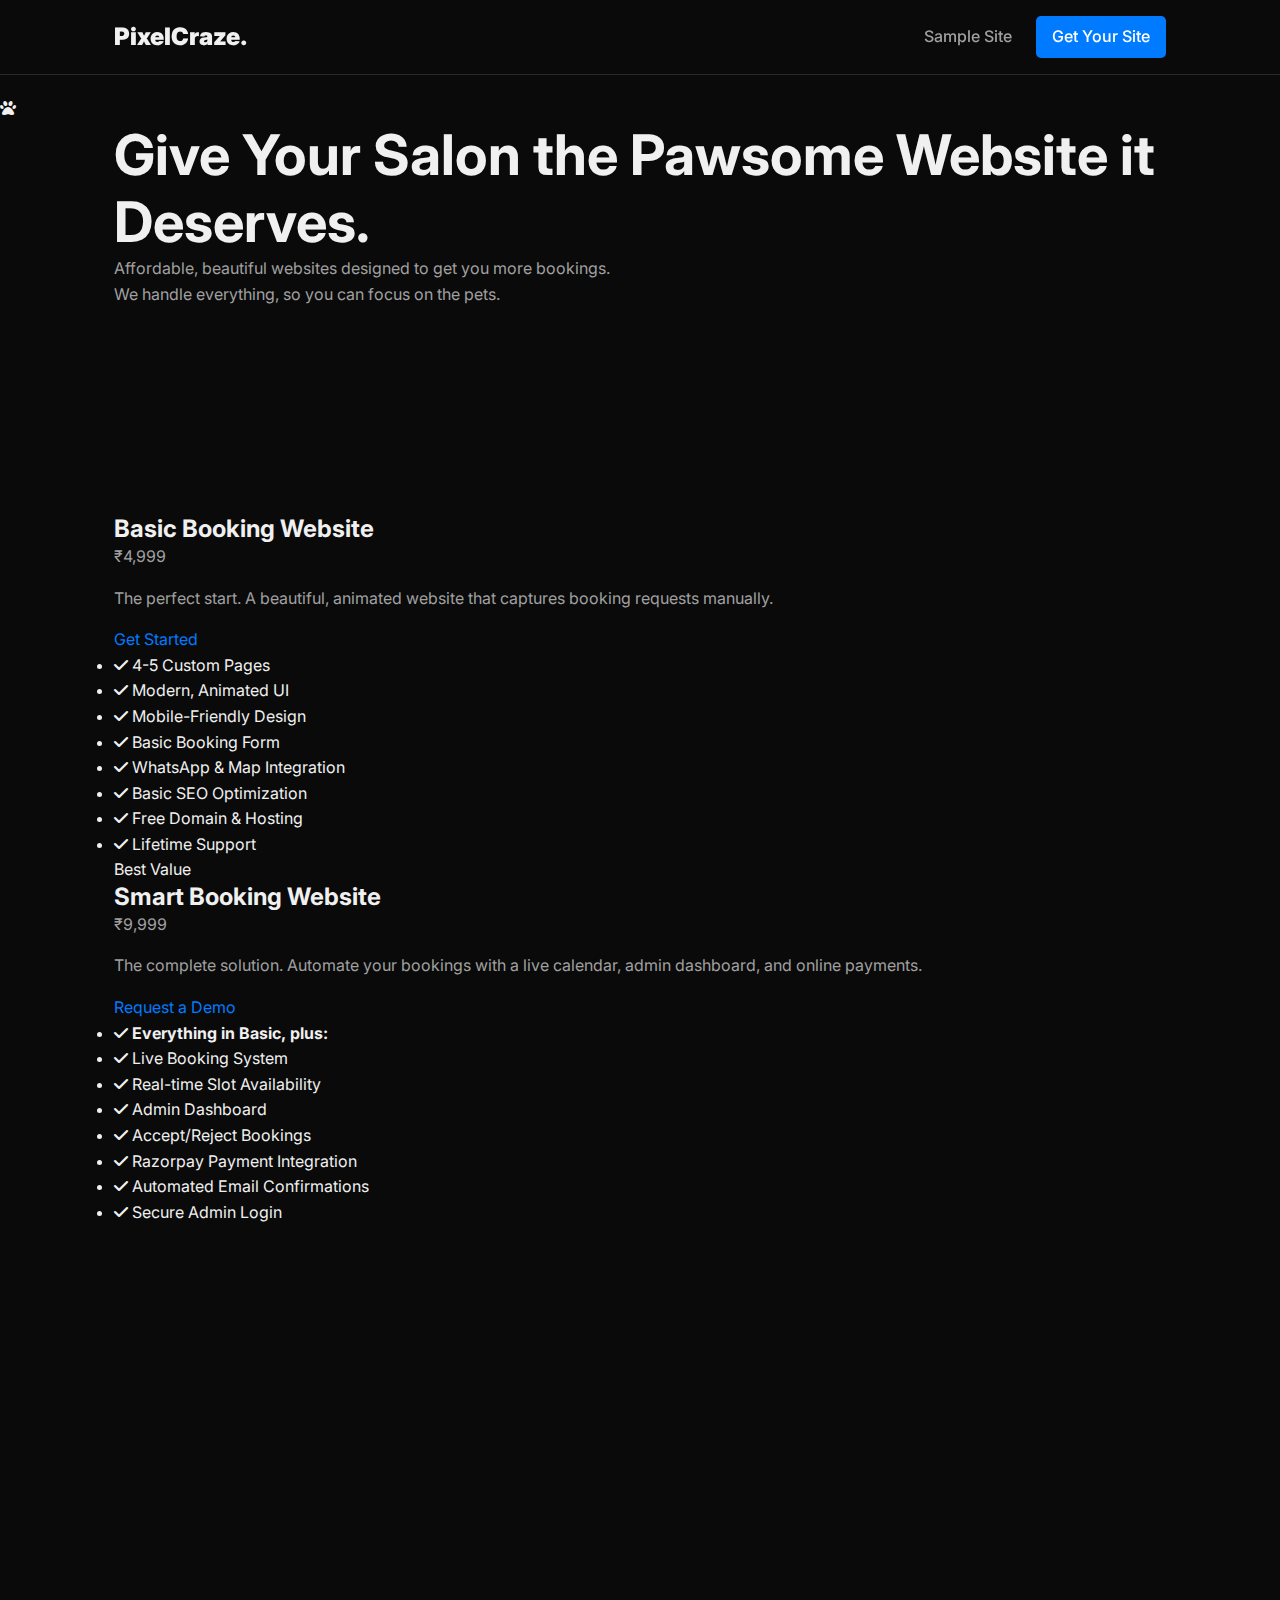
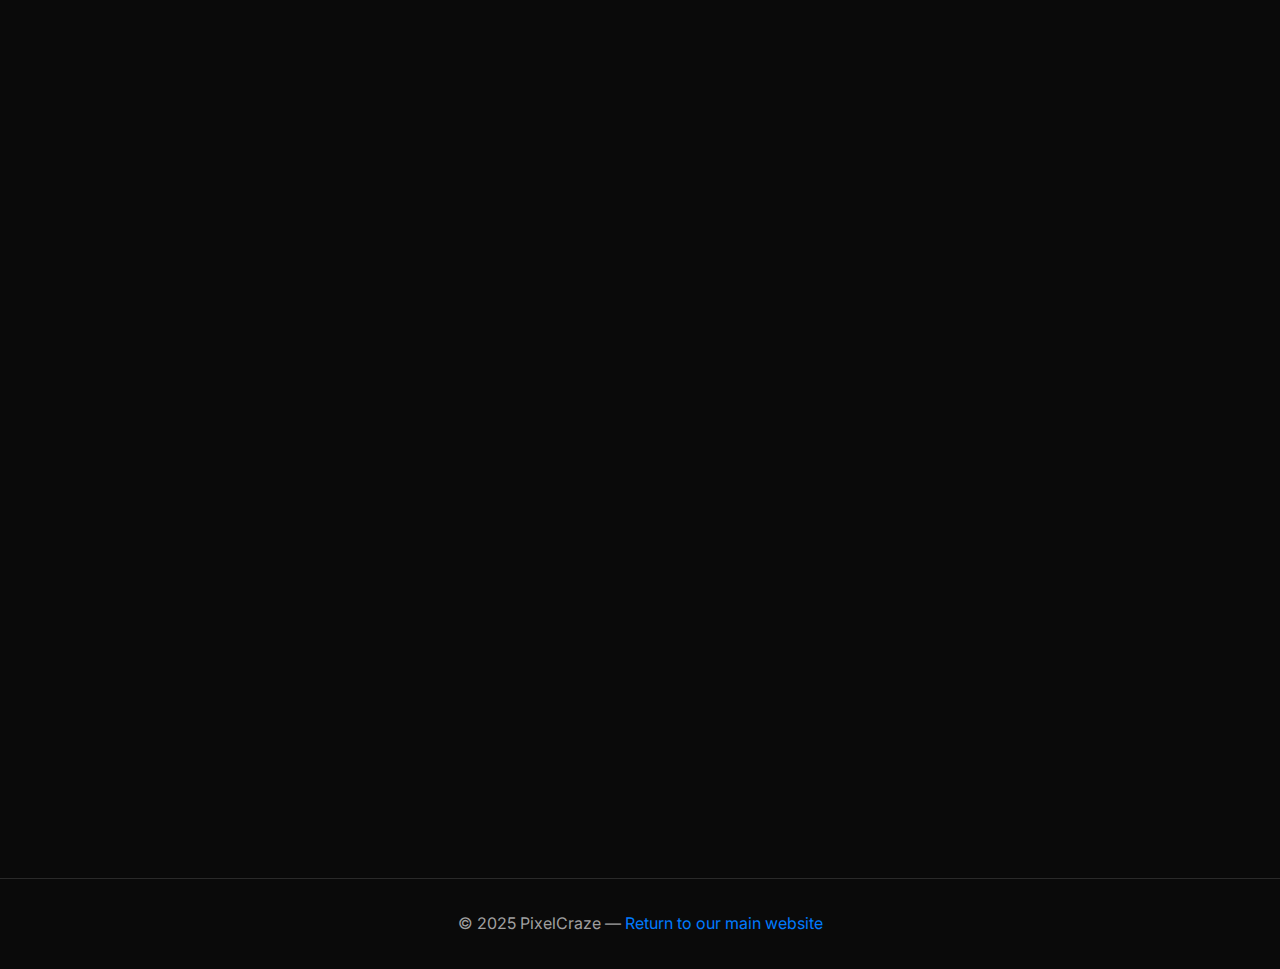
<file: pet-salon-pricing.html>
<!DOCTYPE html>
<html lang="en">
<head>
    <meta charset="UTF-8">
    <meta name="viewport" content="width=device-width, initial-scale=1.0">
    <title>Pet Salon Website Pricing — PixelCraze</title>
    <link rel="icon" href="data:image/svg+xml,<svg xmlns=%22http://www.w3.org/2000/svg%22 viewBox=%220 0 100 100%22><text y=%22.9em%22 font-size=%2290%22>👾</text></svg>">
    <link rel="preconnect" href="https://fonts.googleapis.com">
    <link rel="preconnect" href="https://fonts.gstatic.com" crossorigin>
    <link href="https://fonts.googleapis.com/css2?family=Inter:wght@400;500;700;900&display=swap" rel="stylesheet">
    <link rel="stylesheet" href="https://cdnjs.cloudflare.com/ajax/libs/font-awesome/6.5.1/css/all.min.css">
    <link rel="stylesheet" href="style.css">
</head>
<body class="pet-page"> <!-- This class enables the new pet-themed palette -->

    <!-- Header Navigation -->
    <header class="header header-light">
        <div class="container">
            <nav class="navbar">
                <a href="index.html" class="logo logo-light">PixelCraze.</a>
                <div class="nav-links">
                    <a href="demo.html" class="nav-link nav-link-light">Sample Site</a>
                    <a href="index.html#contact" class="cta-nav">Get Your Site</a>
                </div>
            </nav>
        </div>
    </header>

    <!-- Main Content -->
    <main>
        <!-- Hero Section -->
        <section class="pet-hero reveal">
            <div class="pet-hero-icon">
                <i class="fa-solid fa-paw"></i>
            </div>
            <div class="container">
                <h1 class="pet-headline">Give Your Salon the <span>Pawsome</span> Website it Deserves.</h1>
                <p class="pet-subheadline">Affordable, beautiful websites designed to get you more bookings. <br>We handle everything, so you can focus on the pets.</p>
            </div>
        </section>

        <!-- Pricing Plans Section -->
        <section class="pet-plans-section reveal">
            <div class="container">
                <div class="plans-grid-pet">
                    <!-- PLAN 1: BASIC BOOKING -->
                    <div class="plan-card-pet">
                        <h3 class="plan-title-pet">Basic Booking Website</h3>
                        <p class="plan-price-pet">₹4,999</p>
                        <p class="plan-desc-pet">The perfect start. A beautiful, animated website that captures booking requests manually.</p>
                        <a href="index.html#contact" class="plan-button-pet secondary">Get Started</a>
                        <ul class="plan-features-pet">
                            <li><i class="fa-solid fa-check"></i> 4-5 Custom Pages</li>
                            <li><i class="fa-solid fa-check"></i> Modern, Animated UI</li>
                            <li><i class="fa-solid fa-check"></i> Mobile-Friendly Design</li>
                            <li><i class="fa-solid fa-check"></i> Basic Booking Form</li>
                            <li><i class="fa-solid fa-check"></i> WhatsApp & Map Integration</li>
                            <li><i class="fa-solid fa-check"></i> Basic SEO Optimization</li>
                            <li><i class="fa-solid fa-check"></i> Free Domain & Hosting</li>
                            <li><i class="fa-solid fa-check"></i> Lifetime Support</li>
                        </ul>
                    </div>

                    <!-- PLAN 2: SMART BOOKING -->
                    <div class="plan-card-pet featured">
                        <div class="featured-badge-pet">Best Value</div>
                        <h3 class="plan-title-pet">Smart Booking Website</h3>
                        <p class="plan-price-pet">₹9,999</p>
                        <p class="plan-desc-pet">The complete solution. Automate your bookings with a live calendar, admin dashboard, and online payments.</p>
                        <a href="index.html#contact" class="plan-button-pet primary">Request a Demo</a>
                        <ul class="plan-features-pet">
                            <li><i class="fa-solid fa-check"></i> <strong>Everything in Basic, plus:</strong></li>
                            <li><i class="fa-solid fa-check"></i> Live Booking System</li>
                            <li><i class="fa-solid fa-check"></i> Real-time Slot Availability</li>
                            <li><i class="fa-solid fa-check"></i> Admin Dashboard</li>
                            <li><i class="fa-solid fa-check"></i> Accept/Reject Bookings</li>
                            <li><i class="fa-solid fa-check"></i> Razorpay Payment Integration</li>
                            <li><i class="fa-solid fa-check"></i> Automated Email Confirmations</li>
                            <li><i class="fa-solid fa-check"></i> Secure Admin Login</li>
                        </ul>
                    </div>
                </div>
            </div>
        </section>

        <!-- Comparison Table Section -->
        <section class="comparison-section reveal">
            <div class="container">
                <h2 class="section-title-pet">At-a-Glance Comparison</h2>
                <div class="table-wrapper">
                    <table class="comparison-table">
                        <thead>
                            <tr>
                                <th>Feature</th>
                                <th>Basic Booking (₹4,999)</th>
                                <th>Smart Booking (₹9,999)</th>
                            </tr>
                        </thead>
                        <tbody>
                            <tr>
                                <td>Booking Type</td>
                                <td>Simple Form (Manual)</td>
                                <td>Live Slot Booking (Automated)</td>
                            </tr>
                            <tr>
                                <td>Admin Dashboard</td>
                                <td class="cross">❌</td>
                                <td class="check">✅</td>
                            </tr>
                            <tr>
                                <td>Payment Integration</td>
                                <td class="cross">❌</td>
                                <td class="check">✅ (Razorpay)</td>
                            </tr>
                            <tr>
                                <td>Admin Login</td>
                                <td class="cross">❌</td>
                                <td class="check">✅</td>
                            </tr>
                            <tr>
                                <td>Booking Confirmation</td>
                                <td>Manual Follow-up</td>
                                <td>Automated Email</td>
                            </tr>
                            <tr>
                                <td>Backend Database</td>
                                <td class="cross">❌</td>
                                <td class="check">✅ (Firebase/Supabase)</td>
                            </tr>
                            <tr>
                                <td>Ideal For</td>
                                <td>Lead Collection</td>
                                <td>Full Booking Automation</td>
                            </tr>
                        </tbody>
                    </table>
                </div>
            </div>
        </section>

        <!-- Add-ons Section -->
        <section class="addons-section reveal">
            <div class="container">
                <h2 class="section-title-pet">Power Up Your Website</h2>
                <p class="pet-subheadline">Add these optional features to any plan, anytime.</p>
                <div class="addons-grid">
                    <div class="addon-card">
                        <i class="fa-solid fa-envelope"></i>
                        <h3>Custom Email Setup</h3>
                        <p class="addon-price">₹499</p>
                        <p>(you@yourdomain.com)</p>
                    </div>
                    <div class="addon-card">
                        <i class="fa-brands fa-instagram"></i>
                        <h3>Social Media Integration</h3>
                        <p class="addon-price">₹499</p>
                        <p>(Live Instagram Feed)</p>
                    </div>
                    <div class="addon-card">
                        <i class="fa-brands fa-google"></i>
                        <h3>Google My Business Setup</h3>
                        <p class="addon-price">₹1,499</p>
                        <p>(Get found on Google Maps)</p>
                    </div>
                </div>
            </div>
        </section>
    </main>

    <!-- Footer -->
    <footer class="footer footer-light">
        <div class="container">
            <p>&copy; 2025 PixelCraze — <a href="index.html">Return to our main website</a></p>
        </div>
    </footer>

    <script src="script.js"></script>
</body>
</html>
</file>
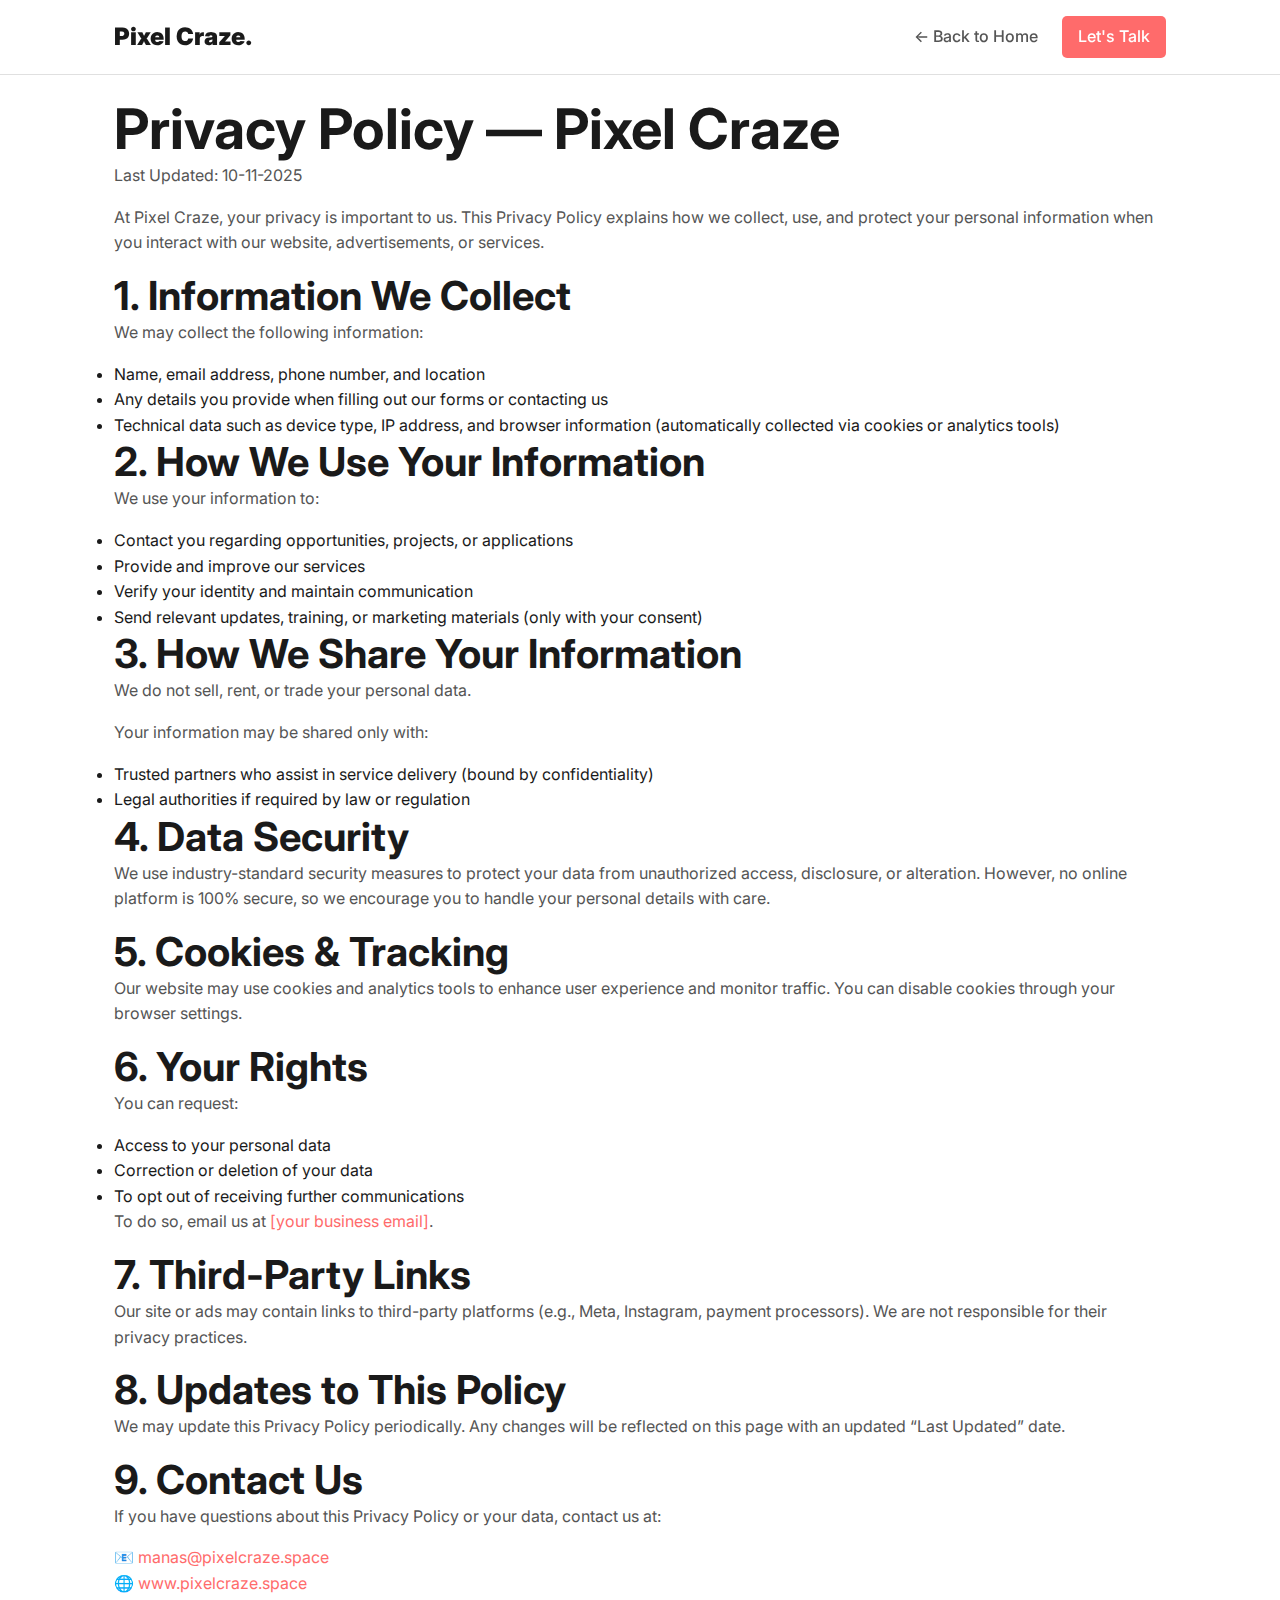
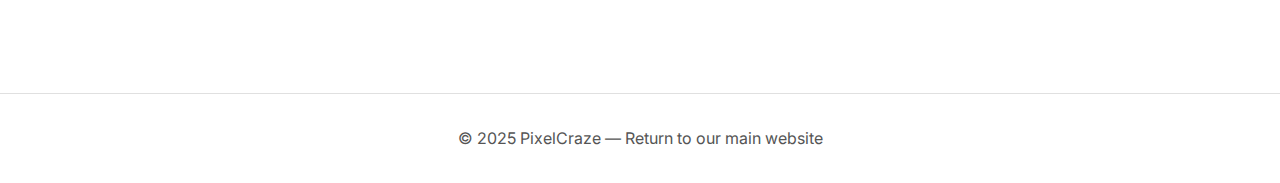
<file: privacy.html>
<!DOCTYPE html>
<html lang="en">
<head>
    <meta charset="UTF-8">
    <meta name="viewport" content="width=device-width, initial-scale=1.0">
    <title>Privacy Policy — Pixel Craze</title>
    <link rel="icon" href="data:image/svg+xml,<svg xmlns=%22http://www.w3.org/2000/svg%22 viewBox=%220 0 100 100%22><text y=%22.9em%22 font-size=%2290%22>👾</text></svg>">
    <link rel="preconnect" href="https://fonts.googleapis.com">
    <link rel="preconnect" href="https://fonts.gstatic.com" crossorigin>
    <link href="https://fonts.googleapis.com/css2?family=Inter:wght@400;500;700;900&display=swap" rel="stylesheet">
    <link rel="stylesheet" href="style.css">
</head>
<!-- This body tag re-uses the 'offer-page' light theme and adds new 'policy-page' styles -->
<body class="offer-page policy-page"> 

    <!-- Header Navigation (Light) -->
    <header class="header header-light">
        <div class="container">
            <nav class="navbar">
                <a href="index.html" class="logo logo-light">Pixel Craze.</a>
                <div class="nav-links">
                    <a href="index.html" class="nav-link nav-link-light">← Back to Home</a>
                    <a href="index.html#contact" class="cta-nav">Let's Talk</a>
                </div>
            </nav>
        </div>
    </header>

    <!-- Main Content -->
    <main>
        <section class="policy-section-wrapper">
            <div class="container">
                <div class="policy-content-wrapper reveal">
                    <h1>Privacy Policy — Pixel Craze</h1>
                    <p class="last-updated">Last Updated: 10-11-2025</p>
                    
                    <p>At Pixel Craze, your privacy is important to us. This Privacy Policy explains how we collect, use, and protect your personal information when you interact with our website, advertisements, or services.</p>

                    <h2>1. Information We Collect</h2>
                    <p>We may collect the following information:</p>
                    <ul>
                        <li>Name, email address, phone number, and location</li>
                        <li>Any details you provide when filling out our forms or contacting us</li>
                        <li>Technical data such as device type, IP address, and browser information (automatically collected via cookies or analytics tools)</li>
                    </ul>

                    <h2>2. How We Use Your Information</h2>
                    <p>We use your information to:</p>
                    <ul>
                        <li>Contact you regarding opportunities, projects, or applications</li>
                        <li>Provide and improve our services</li>
                        <li>Verify your identity and maintain communication</li>
                        <li>Send relevant updates, training, or marketing materials (only with your consent)</li>
                    </ul>

                    <h2>3. How We Share Your Information</h2>
                    <p>We do not sell, rent, or trade your personal data.</p>
                    <p>Your information may be shared only with:</p>
                    <ul>
                        <li>Trusted partners who assist in service delivery (bound by confidentiality)</li>
                        <li>Legal authorities if required by law or regulation</li>
                    </ul>

                    <h2>4. Data Security</h2>
                    <p>We use industry-standard security measures to protect your data from unauthorized access, disclosure, or alteration. However, no online platform is 100% secure, so we encourage you to handle your personal details with care.</p>

                    <h2>5. Cookies & Tracking</h2>
                    <p>Our website may use cookies and analytics tools to enhance user experience and monitor traffic. You can disable cookies through your browser settings.</p>

                    <h2>6. Your Rights</h2>
                    <p>You can request:</p>
                    <ul>
                        <li>Access to your personal data</li>
                        <li>Correction or deletion of your data</li>
                        <li>To opt out of receiving further communications</li>
                    </ul>
                    <p>To do so, email us at <a href="mailto:manas@pixelcraze.space">[your business email]</a>.</p>

                    <h2>7. Third-Party Links</h2>
                    <p>Our site or ads may contain links to third-party platforms (e.g., Meta, Instagram, payment processors). We are not responsible for their privacy practices.</p>

                    <h2>8. Updates to This Policy</h2>
                    <p>We may update this Privacy Policy periodically. Any changes will be reflected on this page with an updated “Last Updated” date.</p>

                    <h2>9. Contact Us</h2>
                    <p>If you have questions about this Privacy Policy or your data, contact us at:</p>
                    <div class="contact-info">
                        📧 <a href="mailto:manas@pixelcraze.space">manas@pixelcraze.space</a><br>
                        🌐 <a href="https://www.pixelcraze.space" target="_blank">www.pixelcraze.space</a>
                    </div>
                </div>
            </div>
        </section>
    </main>

    <!-- Footer (Light) -->
    <footer class="footer footer-light">
        <div class="container">
            <p>&copy; 2025 PixelCraze — <a href="index.html">Return to our main website</a></p>
        </div>
    </footer>

    <script src="script.js"></script>
</body>
</html>
</file>
<file: style.css>
/* --- Global Styles & Variables --- */
:root {
    --bg-color: #0a0a0a;
    --primary-text-color: #f0f0f0;
    --secondary-text-color: #a0a0a0;
    --accent-color: #007BFF;
    --accent-gradient: linear-gradient(90deg, #007BFF, #00C6FF);
    --card-bg-color: #1a1a1a;
    --border-color: #2a2a2a;
    --font-family: 'Inter', sans-serif;
}

*,
*::before,
*::after {
    box-sizing: border-box;
    margin: 0;
    padding: 0;
}

html {
    scroll-behavior: smooth;
    font-size: 16px;
}

body {
    background-color: var(--bg-color);
    color: var(--primary-text-color);
    font-family: var(--font-family);
    line-height: 1.6;
    overflow-x: hidden;
    cursor: none; /* Hide default cursor */
}

a {
    color: var(--accent-color);
    text-decoration: none;
    transition: color 0.3s ease;
}

a:hover {
    color: #00C6FF;
}

h1, h2, h3 {
    line-height: 1.2;
    font-weight: 700;
}

h1 { font-size: 3.5rem; }
h2 { font-size: 2.5rem; }
h3 { font-size: 1.5rem; }

p {
    color: var(--secondary-text-color);
    margin-bottom: 1rem;
}

.container {
    max-width: 1100px;
    margin: 0 auto;
    padding: 0 1.5rem;
}

/* --- Custom Cursor --- */
.cursor-dot, .cursor-outline {
    pointer-events: none;
    position: fixed;
    top: 50%;
    left: 50%;
    transform: translate(-50%, -50%);
    border-radius: 50%;
    opacity: 1;
    transition: opacity 0.3s ease-in-out, transform 0.3s ease-in-out;
    z-index: 9999;
}

.cursor-dot {
    width: 8px;
    height: 8px;
    background-color: var(--accent-color);
}

.cursor-outline {
    width: 40px;
    height: 40px;
    background-color: rgba(0, 123, 255, 0.2);
    transition: all 0.08s ease-out;
}

/* Hide cursor on mobile */
@media (max-width: 768px) {
    .cursor-dot, .cursor-outline { display: none; }
    body { cursor: auto; }
}


/* --- Floating Shapes Background --- */
.shapes-container {
    position: fixed;
    top: 0;
    left: 0;
    width: 100%;
    height: 100%;
    z-index: -1;
    pointer-events: none;
    overflow: hidden;
}

.shape {
    position: absolute;
    background: var(--accent-gradient);
    border-radius: 50%;
    opacity: 0.1;
    animation: float 20s infinite linear;
}

.shape-1 { width: 200px; height: 200px; top: 10%; left: 5%; animation-duration: 25s; }
.shape-2 { width: 100px; height: 100px; top: 70%; left: 80%; animation-duration: 18s; }
.shape-3 { width: 150px; height: 150px; top: 40%; left: 40%; animation-duration: 22s; filter: blur(20px); }

@keyframes float {
    0% { transform: translateY(0) rotate(0deg); }
    50% { transform: translateY(-30px) rotate(180deg); }
    100% { transform: translateY(0) rotate(360deg); }
}

/* --- Header --- */
.header {
    position: fixed;
    width: 100%;
    top: 0;
    left: 0;
    z-index: 100;
    padding: 1rem 0;
    background: rgba(10, 10, 10, 0.7);
    backdrop-filter: blur(10px);
    border-bottom: 1px solid var(--border-color);
}

.navbar {
    display: flex;
    justify-content: space-between;
    align-items: center;
}

.logo {
    font-size: 1.5rem;
    font-weight: 900;
    color: var(--primary-text-color);
}

.nav-links {
    display: flex;
    align-items: center;
    gap: 1.5rem;
}

.nav-link {
    color: var(--secondary-text-color);
    font-weight: 500;
    transition: color 0.3s ease;
}

.nav-link:hover {
    color: var(--primary-text-color);
}

.cta-nav {
    background: var(--accent-color);
    color: #fff;
    padding: 0.5rem 1rem;
    border-radius: 5px;
    font-weight: 500;
    transition: transform 0.2s ease;
}
.cta-nav:hover {
    transform: scale(1.05);
    color: #fff;
}


/* --- Hero Section --- */
.hero {
    min-height: 100vh;
    display: flex;
    align-items: center;
    text-align: center;
    padding-top: 80px; /* Offset for fixed header */
}

.hero-content {
    max-width: 800px;
    margin: 0 auto;
}

.headline {
    font-weight: 900;
    margin-bottom: 1rem;
}

.subheadline {
    font-size: 1.25rem;
    margin-bottom: 2rem;
    color: var(--secondary-text-color);
}

.cta-button {
    display: inline-block;
    background: var(--accent-gradient);
    color: #fff;
    padding: 1rem 2.5rem;
    border-radius: 8px;
    font-size: 1.1rem;
    font-weight: 500;
    transition: transform 0.3s ease, box-shadow 0.3s ease;
    box-shadow: 0 4px 20px rgba(0, 123, 255, 0.2);
}

.cta-button:hover {
    transform: translateY(-3px);
    box-shadow: 0 8px 30px rgba(0, 123, 255, 0.4);
    color: #fff;
}

/* --- General Section Styling --- */
section {
    padding: 6rem 0;
}

/* --- About Section --- */
.about-content {
    display: grid;
    grid-template-columns: 1fr 1.5fr;
    gap: 4rem;
    align-items: center;
}

.about-text h2 {
    margin-bottom: 1rem;
    background: var(--accent-gradient);
    -webkit-background-clip: text;
    -webkit-text-fill-color: transparent;
    background-clip: text;
}

.about-cards {
    display: grid;
    grid-template-columns: repeat(3, 1fr);
    gap: 1.5rem;
}

.card {
    background: var(--card-bg-color);
    padding: 2rem;
    border-radius: 12px;
    border: 1px solid var(--border-color);
    transition: transform 0.3s ease, border-color 0.3s ease;
}

.card:hover {
    transform: translateY(-5px);
    border-color: var(--accent-color);
}

.card-icon {
    width: 48px;
    height: 48px;
    background: var(--accent-gradient);
    color: #fff;
    border-radius: 50%;
    display: flex;
    align-items: center;
    justify-content: center;
    margin-bottom: 1rem;
}
.card-icon svg {
    width: 24px;
    height: 24px;
}
.card h3 {
    margin-bottom: 0.5rem;
}

/* --- Plans Section --- */
.plans {
    background-color: var(--bg-color);
}

.section-title {
    text-align: center;
    margin-bottom: 4rem;
}

.plans-grid {
    display: grid;
    grid-template-columns: repeat(3, 1fr);
    gap: 2rem;
}

.plan-card {
    background: var(--card-bg-color);
    padding: 2.5rem;
    border-radius: 12px;
    border: 1px solid var(--border-color);
    text-align: center;
    transition: transform 0.3s ease;
    position: relative;
    overflow: hidden;
}

.plan-card:hover {
    transform: translateY(-10px);
}

.plan-card.featured {
    border-color: var(--accent-color);
    transform: scale(1.05);
}

.featured-badge {
    position: absolute;
    top: 0;
    right: 0;
    background: var(--accent-gradient);
    color: #fff;
    padding: 0.5rem 2rem;
    font-size: 0.8rem;
    font-weight: bold;
    transform: rotate(45deg) translate(25%, -25%);
    transform-origin: center;
}

.plan-title {
    font-size: 1.25rem;
    margin-bottom: 0.5rem;
}

.plan-price {
    font-size: 2.5rem;
    font-weight: 900;
    color: var(--primary-text-color);
    margin-bottom: 1.5rem;
}

.plan-features {
    list-style: none;
    margin-bottom: 2rem;
    text-align: left;
}

.plan-features li {
    padding: 0.5rem 0;
    color: var(--secondary-text-color);
    border-bottom: 1px solid var(--border-color);
}
.plan-features li:last-child {
    border-bottom: none;
}

.plan-button {
    display: block;
    width: 100%;
    padding: 1rem;
    border-radius: 8px;
    background-color: var(--accent-color);
    color: #fff;
    font-weight: 500;
    transition: background-color 0.3s ease;
}

.plan-button:hover {
    background-color: #0056b3;
    color: #fff;
}

.plan-card.featured .plan-button {
    background: var(--accent-gradient);
}


/* --- Contact Section --- */
.contact {
    text-align: center;
}

.contact-title {
    font-size: 3rem;
    max-width: 600px;
    margin: 0 auto 1rem;
}

.contact-subtitle {
    font-size: 1.25rem;
    margin-bottom: 2.5rem;
}

.whatsapp-button {
    display: inline-flex;
    align-items: center;
    gap: 0.75rem;
    background: #25D366;
    color: #fff;
    padding: 1rem 2rem;
    border-radius: 50px;
    font-weight: 700;
    transition: transform 0.3s ease, box-shadow 0.3s ease;
    box-shadow: 0 4px 20px rgba(37, 211, 102, 0.3);
}

.whatsapp-button:hover {
    transform: scale(1.05);
    box-shadow: 0 8px 30px rgba(37, 211, 102, 0.4);
    color: #fff;
}
.whatsapp-button svg {
    width: 24px;
    height: 24px;
}

.social-icons {
    margin-top: 3rem;
    display: flex;
    justify-content: center;
    gap: 1.5rem;
}

.social-icons a {
    color: var(--secondary-text-color);
    transition: color 0.3s ease, transform 0.3s ease;
}

.social-icons a:hover {
    color: var(--primary-text-color);
    transform: translateY(-3px);
}
.social-icons svg {
    width: 28px;
    height: 28px;
}

/* --- Footer --- */
.footer {
    padding: 2rem 0;
    border-top: 1px solid var(--border-color);
    text-align: center;
}

.footer p {
    color: var(--secondary-text-color);
    margin: 0;
}

.heart {
    color: var(--accent-color);
    transition: transform 0.2s ease;
    display: inline-block;
}

.footer:hover .heart {
    transform: scale(1.3);
}


/* --- Animations --- */
.fade-in {
    opacity: 0;
    transform: translateY(20px);
    animation: fadeInAnimation 0.8s ease-out forwards;
}

.fade-in:nth-child(1) { animation-delay: 0.2s; }
.fade-in:nth-child(2) { animation-delay: 0.4s; }
.fade-in:nth-child(3) { animation-delay: 0.6s; }

.reveal {
    opacity: 0;
    transform: translateY(50px);
    transition: opacity 0.8s ease-out, transform 0.8s ease-out;
}

.reveal.visible {
    opacity: 1;
    transform: translateY(0);
}

@keyframes fadeInAnimation {
    to {
        opacity: 1;
        transform: translateY(0);
    }
}

/* --- Responsive Design --- */
@media (max-width: 992px) {
    .plans-grid {
        grid-template-columns: 1fr;
        max-width: 500px;
        margin: 0 auto;
    }
    .plan-card.featured {
        transform: scale(1);
    }
    .about-content {
        grid-template-columns: 1fr;
    }
    .about-text {
        text-align: center;
    }
}

@media (max-width: 768px) {
    h1 { font-size: 2.5rem; }
    h2 { font-size: 2rem; }
    .contact-title { font-size: 2.2rem; }
    
    .about-cards {
        grid-template-columns: 1fr;
    }
}
/* --- Styles for the ₹499 Offer / Demo Page --- */

/* New color palette for the offer page */
.offer-page {
    --bg-color: #ffffff;
    --primary-text-color: #1a1a1a;
    --secondary-text-color: #555555;
    --accent-color: #ff6b6b; /* A new, warm accent color */
    --accent-gradient: linear-gradient(90deg, #ff8e53, #ff6b6b);
    --card-bg-color: #f9f9f9;
    --border-color: #e0e0e0;
}

/* Light theme adjustments */
.offer-page .header-light {
    background: rgba(255, 255, 255, 0.8);
    backdrop-filter: blur(10px);
    border-bottom: 1px solid var(--border-color);
}
.offer-page .logo-light { color: var(--primary-text-color); }
.offer-page .nav-link-light { color: var(--secondary-text-color); }
.offer-page .nav-link-light:hover { color: var(--primary-text-color); }
.offer-page .footer-light { border-top: 1px solid var(--border-color); }
.offer-page .footer-light p, .offer-page .footer-light a { color: var(--secondary-text-color); }

/* Top Banner */
.sample-banner {
    background: var(--accent-gradient);
    color: #fff;
    text-align: center;
    padding: 0.75rem 1rem;
    font-weight: 500;
    position: sticky;
    top: 0;
    z-index: 101; /* Above the header */
}
.sample-banner p { color: #fff; margin: 0; }

/* Offer Hero Section */
.offer-hero {
    padding: 8rem 0 4rem 0;
    text-align: center;
}
.offer-headline {
    font-size: 3rem;
    color: var(--primary-text-color);
    margin-bottom: 1rem;
}
.offer-subheadline {
    font-size: 1.25rem;
    color: var(--secondary-text-color);
    max-width: 600px;
    margin: 0 auto;
}

/* Sample Website Container */
.sample-website-container {
    max-width: 900px;
    margin: 0 auto 4rem auto;
    border: 1px solid var(--border-color);
    border-radius: 12px;
    box-shadow: 0 10px 30px rgba(0,0,0,0.07);
    background-color: #fff;
    overflow: hidden;
}
.sample-header {
    background-color: var(--card-bg-color);
    padding: 1rem 2rem;
    border-bottom: 1px solid var(--border-color);
}
.sample-header h3 {
    margin: 0;
    color: var(--primary-text-color);
}
.sample-content {
    padding: 2rem;
}
.sample-content h4 {
    font-size: 1.5rem;
    color: var(--primary-text-color);
    margin-bottom: 0.5rem;
    padding-bottom: 0.5rem;
    border-bottom: 2px solid var(--accent-color);
    display: inline-block;
}
.sample-content p {
    color: var(--secondary-text-color);
    margin-bottom: 2rem;
}

/* Upgrade Nudge Box */
.upgrade-nudge {
    background-color: #fff9e6;
    border: 1px solid #ffeccc;
    border-left: 4px solid #ffc107;
    padding: 1rem;
    border-radius: 8px;
    margin-bottom: 2rem;
}
.upgrade-nudge p {
    margin: 0;
    color: #856404;
    font-size: 0.95rem;
}
.upgrade-nudge a {
    color: #856404;
    font-weight: 700;
    text-decoration: underline;
}

/* Upsell Section */
.upsell-section {
    background-color: var(--card-bg-color);
    text-align: center;
    padding: 6rem 0;
}
.section-title-light {
    color: var(--primary-text-color);
    font-size: 2.5rem;
    margin-bottom: 1rem;
}
.section-title-light span {
    background: var(--accent-gradient);
    -webkit-background-clip: text;
    -webkit-text-fill-color: transparent;
    background-clip: text;
}
.upsell-subtext {
    max-width: 700px;
    margin: 0 auto 2.5rem auto;
    color: var(--secondary-text-color);
    font-size: 1.1rem;
}

/* Final CTA Buttons */
.final-cta-buttons {
    display: flex;
    justify-content: center;
    gap: 1.5rem;
    flex-wrap: wrap;
}
.primary-cta {
    background: var(--accent-gradient);
    box-shadow: 0 4px 20px rgba(255, 107, 107, 0.3);
}
.secondary-cta {
    background: #fff;
    color: var(--accent-color);
    border: 2px solid var(--accent-color);
}
.secondary-cta:hover {
    background: var(--accent-color);
    color: #fff;
}
</file>
